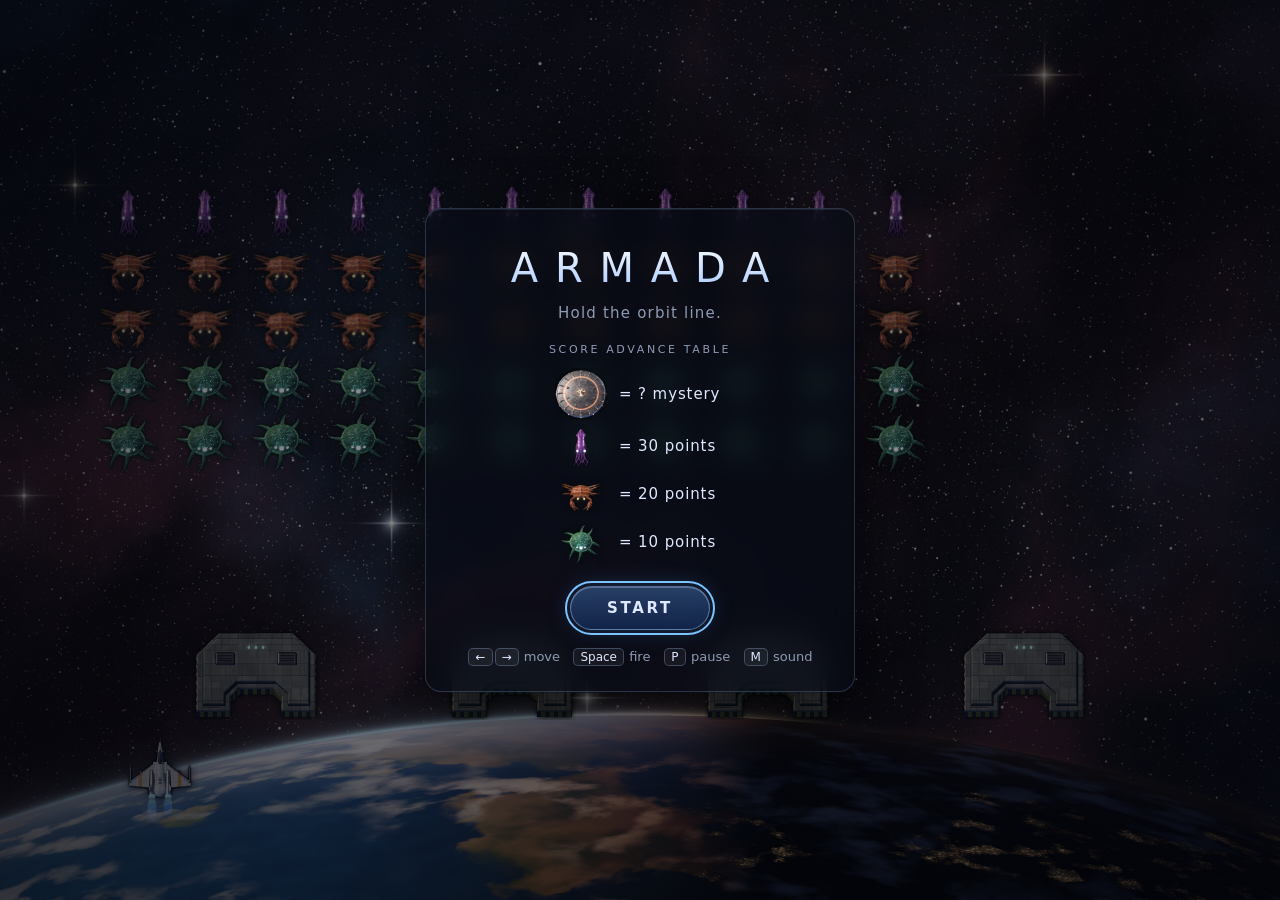
<file: armada/index.html>
<!DOCTYPE html>
<html lang="en">
<head>
  <meta charset="utf-8">
  <meta name="viewport" content="width=device-width, initial-scale=1, viewport-fit=cover">
  <title>Armada</title>
  <meta name="description" content="A Space Invaders remaster with realistic rendered graphics.">
  <link rel="stylesheet" href="css/styles.css">
</head>
<body>
  <canvas id="game" aria-label="Armada playfield"></canvas>

  <button class="icon-btn" type="button" id="btn-pause" aria-label="Pause">
    <svg viewBox="0 0 24 24" aria-hidden="true"><rect x="6" y="5" width="4" height="14" rx="1"/><rect x="14" y="5" width="4" height="14" rx="1"/></svg>
  </button>

  <div class="overlay" id="overlay">
    <div class="card" role="dialog" aria-labelledby="overlay-title">
      <h1 id="overlay-title">ARMADA</h1>
      <p class="lede" id="overlay-text">Hold the orbit line.</p>

      <table class="advance" id="advance" aria-label="Score advance table">
        <caption>Score advance table</caption>
        <tr><td><span class="icon mothership"></span></td><td>= ? mystery</td></tr>
        <tr><td><span class="icon squid"></span></td><td>= 30 points</td></tr>
        <tr><td><span class="icon crab"></span></td><td>= 20 points</td></tr>
        <tr><td><span class="icon octopus"></span></td><td>= 10 points</td></tr>
      </table>

      <button class="btn primary" type="button" id="overlay-btn">Start</button>

      <p class="keys" id="keys">
        <kbd>←</kbd><kbd>→</kbd> move &nbsp; <kbd>Space</kbd> fire &nbsp; <kbd>P</kbd> pause &nbsp; <kbd>M</kbd> sound
      </p>
      <p class="keys touch" id="keys-touch">Touch and drag to fly. Your ship fires while your finger is down.</p>
      <p class="hi" id="overlay-hi"></p>
    </div>
  </div>

  <script src="js/game.js"></script>
  <script src="js/audio.js"></script>
  <script src="js/render.js"></script>
  <script src="js/main.js"></script>
</body>
</html>
</file>
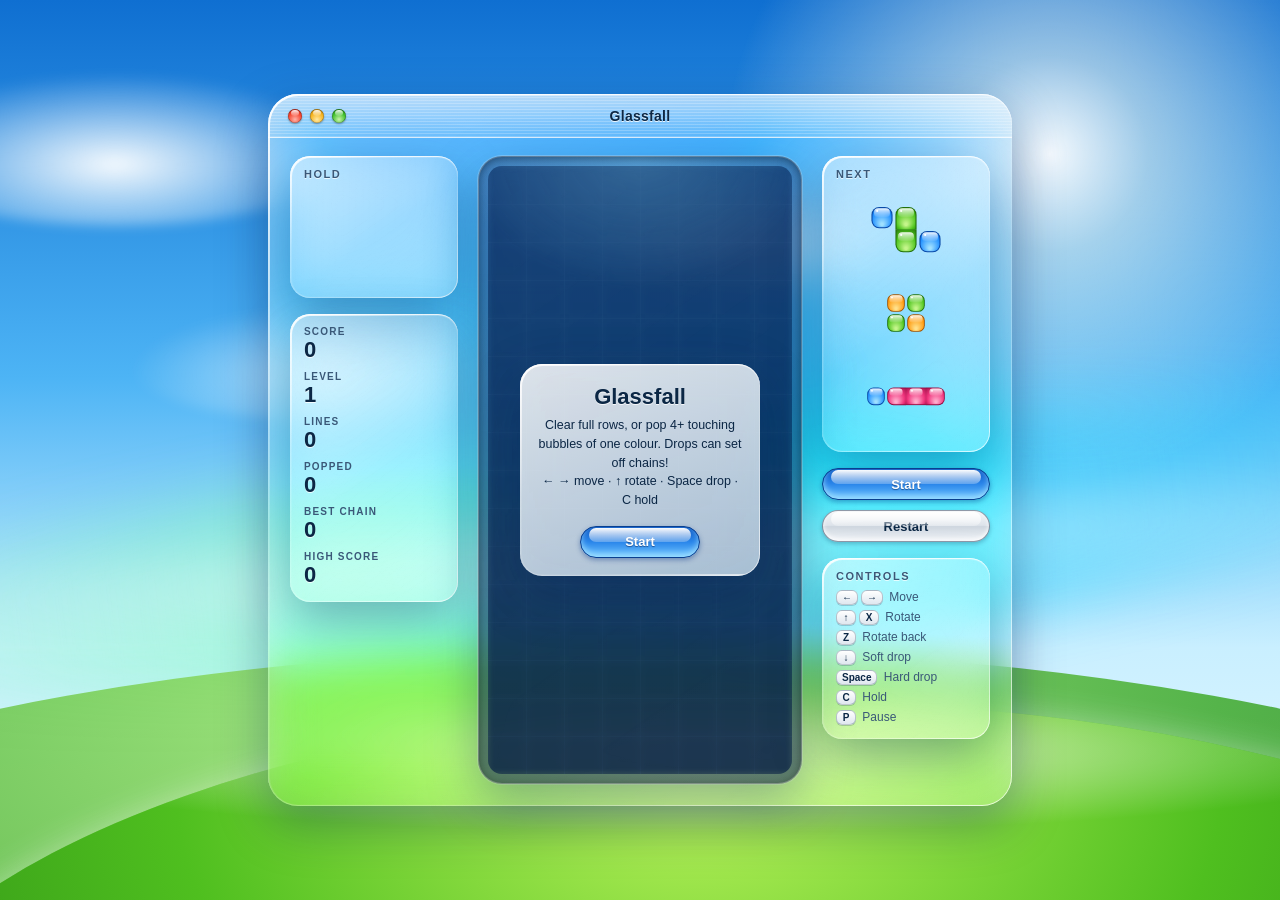
<file: glassfall/index.html>
<!DOCTYPE html>
<html lang="en">
<head>
  <meta charset="utf-8">
  <meta name="viewport" content="width=device-width, initial-scale=1, viewport-fit=cover">
  <title>Glassfall</title>
  <meta name="description" content="A glossy falling-block puzzle mixing Tetris lines with Puyo Puyo colour chains.">
  <link rel="stylesheet" href="css/styles.css">
</head>
<body>
  <!-- Frutiger Aero backdrop -->
  <div class="scenery" aria-hidden="true">
    <div class="sun"></div>
    <div class="cloud c1"></div>
    <div class="cloud c2"></div>
    <div class="cloud c3"></div>
    <div class="aurora a1"></div>
    <div class="aurora a2"></div>
    <div class="hill back"></div>
    <div class="hill front"></div>
    <div class="bubbles" id="bubbles"></div>
  </div>

  <main class="window glass" aria-label="Glassfall">
    <header class="titlebar">
      <div class="traffic" aria-hidden="true">
        <span class="light red"></span>
        <span class="light yellow"></span>
        <span class="light green"></span>
      </div>
      <h1>Glassfall</h1>
    </header>

    <div class="content">
      <aside class="side left">
        <section class="panel glass">
          <h2>Hold</h2>
          <canvas id="hold" class="preview"></canvas>
        </section>
        <section class="panel glass stats">
          <dl>
            <div><dt>Score</dt><dd id="score">0</dd></div>
            <div><dt>Level</dt><dd id="level">1</dd></div>
            <div><dt>Lines</dt><dd id="lines">0</dd></div>
            <div><dt>Popped</dt><dd id="popped">0</dd></div>
            <div><dt>Best chain</dt><dd id="best-chain">0</dd></div>
            <div><dt>High score</dt><dd id="high-score">0</dd></div>
          </dl>
        </section>
      </aside>

      <div class="well" id="well">
        <canvas id="board" aria-label="Game board"></canvas>
        <div class="chain-badge" id="chain-badge" aria-live="polite"></div>
        <div class="overlay" id="overlay">
          <div class="overlay-card glass">
            <h2 id="overlay-title">Glassfall</h2>
            <p id="overlay-text"></p>
            <button class="aqua-btn primary" type="button" id="overlay-btn">Start</button>
          </div>
        </div>
      </div>

      <aside class="side right">
        <section class="panel glass">
          <h2>Next</h2>
          <canvas id="next" class="preview tall"></canvas>
        </section>
        <div class="buttons">
          <button class="aqua-btn primary" type="button" id="btn-primary">Start</button>
          <button class="aqua-btn" type="button" id="btn-restart">Restart</button>
        </div>
        <section class="panel glass keys">
          <h2>Controls</h2>
          <ul>
            <li><kbd>←</kbd><kbd>→</kbd> Move</li>
            <li><kbd>↑</kbd><kbd>X</kbd> Rotate</li>
            <li><kbd>Z</kbd> Rotate back</li>
            <li><kbd>↓</kbd> Soft drop</li>
            <li><kbd>Space</kbd> Hard drop</li>
            <li><kbd>C</kbd> Hold</li>
            <li><kbd>P</kbd> Pause</li>
          </ul>
        </section>
      </aside>
    </div>
  </main>

  <script src="js/render.js"></script>
  <script src="js/game.js"></script>
  <script src="js/main.js"></script>
</body>
</html>
</file>
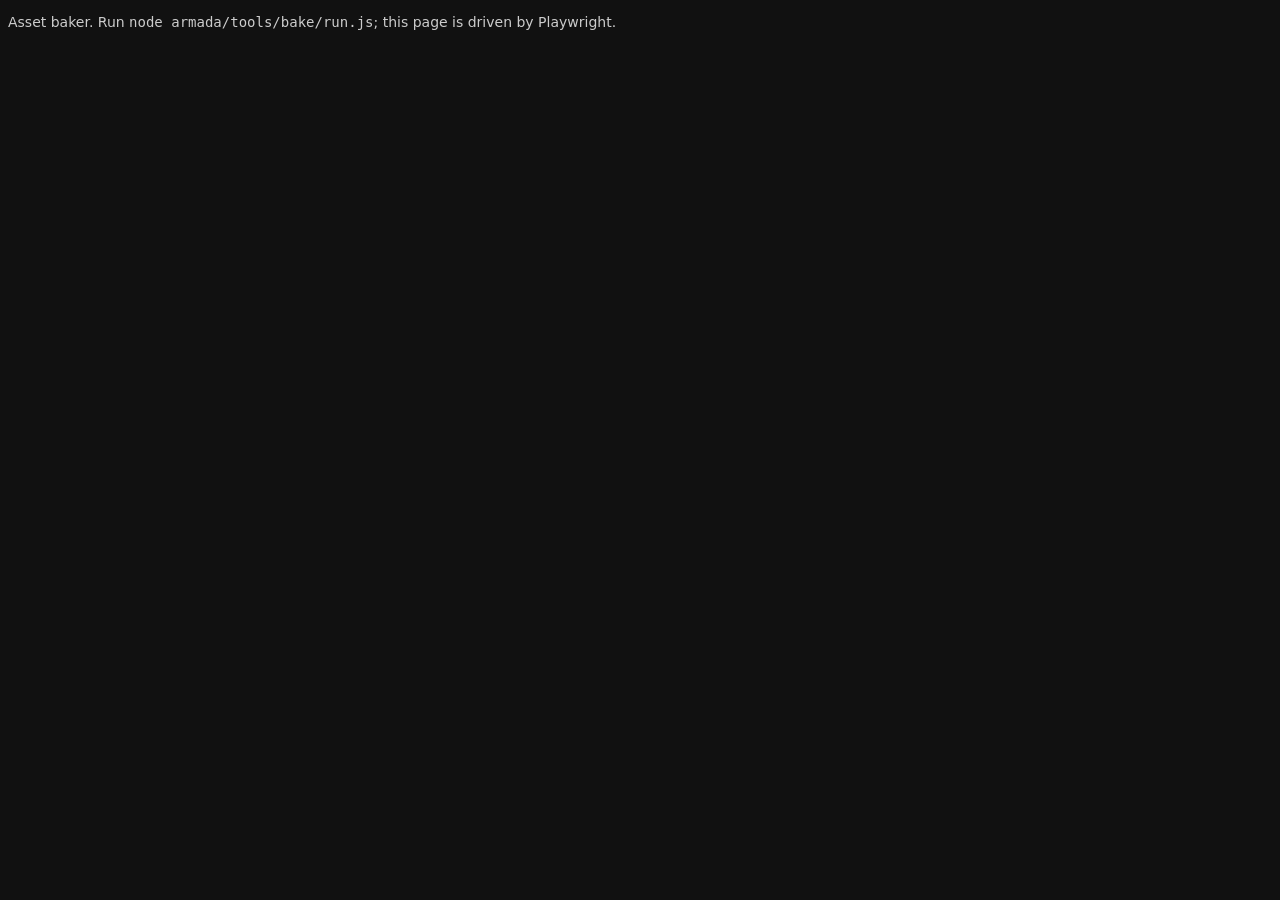
<file: armada/tools/bake/index.html>
<!doctype html>
<html>
<head>
<meta charset="utf-8">
<title>Armada asset baker</title>
</head>
<body style="background:#111;color:#ccc;font:14px system-ui">
<p>Asset baker. Run <code>node armada/tools/bake/run.js</code>; this page is driven by Playwright.</p>
<script src="lib.js"></script>
<script src="gl.js"></script>
<script src="assets-player.js"></script>
<script src="assets-invaders.js"></script>
<script src="assets-world.js"></script>
<script src="assets-fx.js"></script>
<script src="assets-backdrop.js"></script>
</body>
</html>
</file>
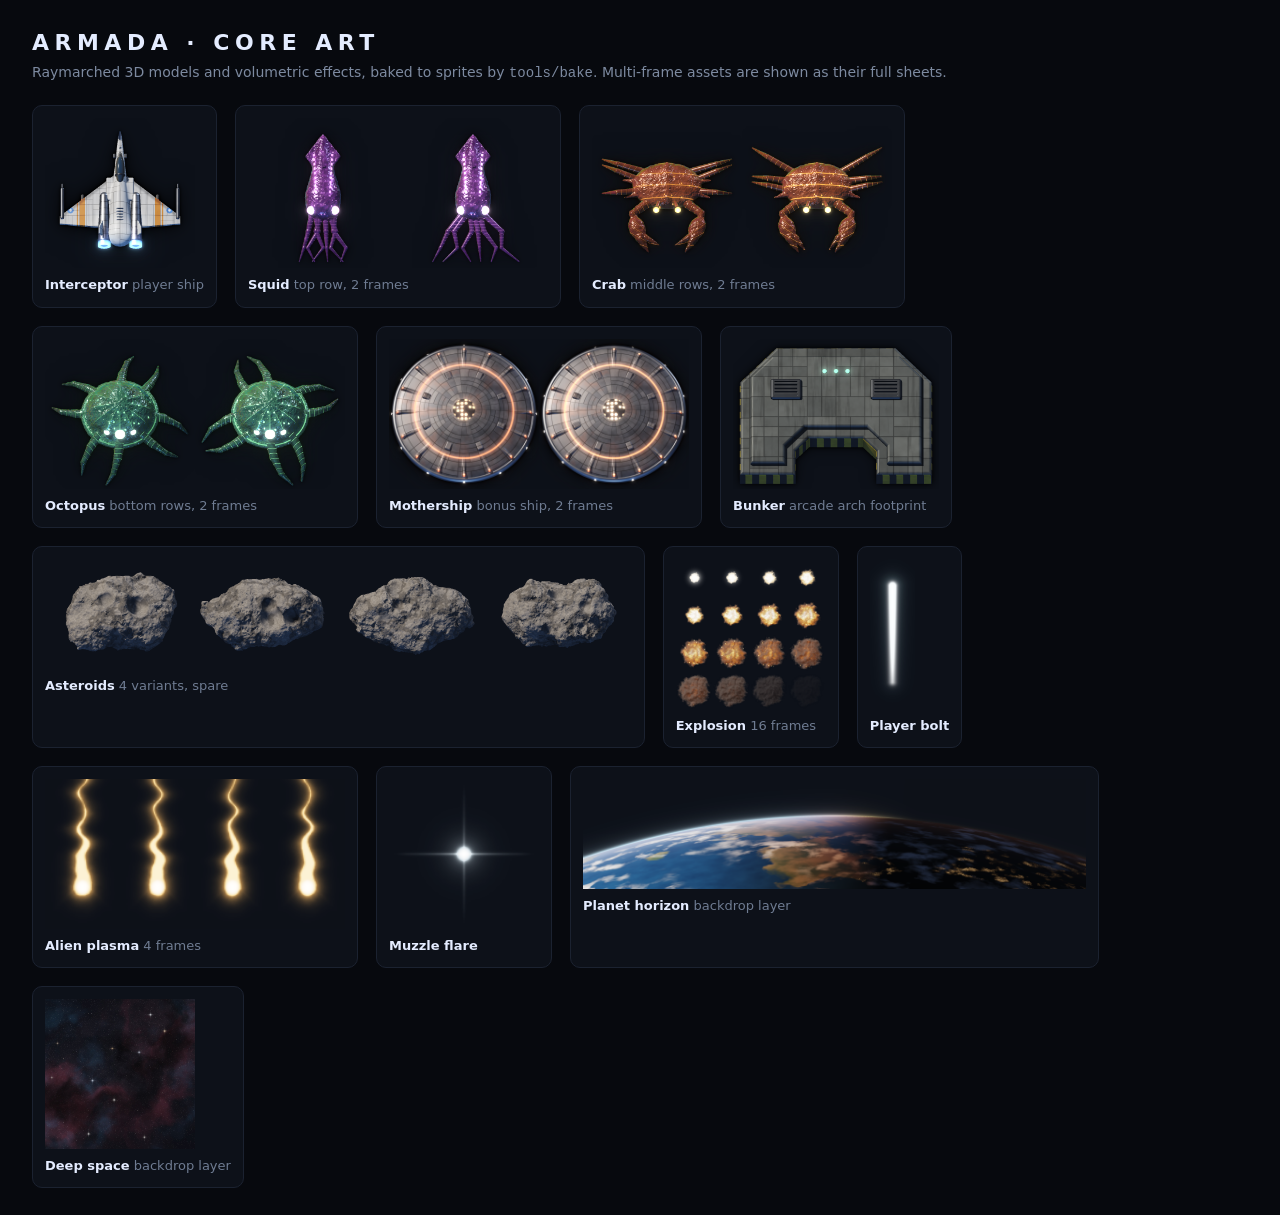
<file: armada/tools/sheet.html>
<!doctype html>
<html>
<head>
<meta charset="utf-8">
<title>Armada asset sheet</title>
<style>
  body { margin: 0; padding: 28px 32px; background: #07090e; color: #b9c4d6; font: 14px/1.4 "Segoe UI", system-ui, sans-serif; }
  h1 { margin: 0 0 4px; font-size: 22px; letter-spacing: .25em; color: #e4ecff; font-weight: 600; }
  p.sub { margin: 0 0 22px; color: #7d8aa0; }
  .grid { display: flex; flex-wrap: wrap; gap: 18px; }
  figure { margin: 0; padding: 12px; background: #0d1119; border: 1px solid #1b2230; border-radius: 10px; }
  figure img { display: block; height: 150px; width: auto; }
  figure.wide img { height: 110px; }
  figcaption { margin-top: 8px; font-size: 13px; }
  figcaption b { color: #e4ecff; font-weight: 600; }
  figcaption span { color: #6f7c92; }
</style>
</head>
<body>
<h1>ARMADA · CORE ART</h1>
<p class="sub">Raymarched 3D models and volumetric effects, baked to sprites by <code>tools/bake</code>. Multi-frame assets are shown as their full sheets.</p>
<div class="grid" id="g"></div>
<script>
const items = [
  ['player.png', 'Interceptor', 'player ship'],
  ['invader-squid.png', 'Squid', 'top row, 2 frames'],
  ['invader-crab.png', 'Crab', 'middle rows, 2 frames'],
  ['invader-octopus.png', 'Octopus', 'bottom rows, 2 frames'],
  ['mothership.png', 'Mothership', 'bonus ship, 2 frames'],
  ['bunker.png', 'Bunker', 'arcade arch footprint'],
  ['asteroid.png', 'Asteroids', '4 variants, spare', 'wide'],
  ['explosion.png', 'Explosion', '16 frames'],
  ['bolt-player.png', 'Player bolt', ''],
  ['bolt-enemy.png', 'Alien plasma', '4 frames'],
  ['flare.png', 'Muzzle flare', ''],
  ['bg-planet.png', 'Planet horizon', 'backdrop layer', 'wide'],
  ['bg-space.jpg', 'Deep space', 'backdrop layer'],
];
for (const [file, name, note, cls] of items) {
  const f = document.createElement('figure');
  if (cls) f.className = cls;
  const i = new Image(); i.src = '../assets/' + file;
  const c = document.createElement('figcaption');
  c.innerHTML = `<b>${name}</b> <span>${note}</span>`;
  f.append(i, c);
  document.getElementById('g').append(f);
}
</script>
</body>
</html>
</file>
<file: armada/css/styles.css>
:root {
  --ink: #dfe8ff;
  --ink-dim: #8e9bb4;
  --accent: #7cc4ff;
  --accent-deep: #1d5fa8;
  --card: rgba(8, 12, 22, 0.72);
  --edge: rgba(150, 190, 255, 0.22);
  --font: "Segoe UI", "Helvetica Neue", system-ui, sans-serif;
}

* { box-sizing: border-box; }

html, body {
  margin: 0;
  height: 100%;
  background: #02030a;
  color: var(--ink);
  font: 15px/1.45 var(--font);
  overflow: hidden;
  -webkit-user-select: none;
  user-select: none;
  touch-action: none;
}

#game {
  position: fixed;
  inset: 0;
  width: 100%;
  height: 100%;
  display: block;
}

/* ───────── overlay card ───────── */

.overlay {
  position: fixed;
  inset: 0;
  display: grid;
  place-items: center;
  padding: 16px;
  background: radial-gradient(ellipse at center, rgba(2, 4, 12, 0.35), rgba(2, 4, 12, 0.7));
  transition: opacity 0.25s ease;
}
.overlay.hidden { opacity: 0; pointer-events: none; }

.card {
  width: min(430px, 100%);
  padding: 30px 32px 24px;
  text-align: center;
  background: var(--card);
  border: 1px solid var(--edge);
  border-radius: 16px;
  box-shadow: 0 20px 60px rgba(0, 0, 0, 0.6), inset 0 1px 0 rgba(255, 255, 255, 0.08);
  -webkit-backdrop-filter: blur(14px) saturate(1.2);
  backdrop-filter: blur(14px) saturate(1.2);
}

.card h1 {
  margin: 0;
  font-size: 40px;
  font-weight: 300;
  letter-spacing: 0.42em;
  margin-right: -0.42em; /* balance the trailing letter-spacing */
  white-space: nowrap;
  background: linear-gradient(180deg, #ffffff, #9fc6ff);
  -webkit-background-clip: text;
  background-clip: text;
  color: transparent;
}

.lede { margin: 6px 0 18px; color: var(--ink-dim); letter-spacing: 0.08em; }

.advance { margin: 0 auto 20px; border-collapse: collapse; }
.advance caption {
  white-space: nowrap;
  font-size: 11px;
  letter-spacing: 0.24em;
  text-transform: uppercase;
  color: var(--ink-dim);
  padding-bottom: 8px;
}
.advance td { padding: 2px 6px; text-align: left; letter-spacing: 0.06em; }
.advance td:first-child { text-align: center; width: 64px; }

.icon {
  display: inline-block;
  width: 44px;
  height: 44px;
  vertical-align: middle;
  background-size: 200% 100%;
  background-position: 0 0;
  background-repeat: no-repeat;
}
.icon.squid { background-image: url(../assets/invader-squid.png); }
.icon.crab { background-image: url(../assets/invader-crab.png); }
.icon.octopus { background-image: url(../assets/invader-octopus.png); }
.icon.mothership { background-image: url(../assets/mothership.png); width: 52px; height: 52px; }

.btn {
  font: 600 15px var(--font);
  letter-spacing: 0.18em;
  text-transform: uppercase;
  color: var(--ink);
  padding: 12px 36px;
  border-radius: 999px;
  border: 1px solid rgba(160, 205, 255, 0.45);
  background: linear-gradient(180deg, rgba(90, 160, 255, 0.35), rgba(30, 80, 170, 0.35));
  box-shadow: 0 0 24px rgba(80, 160, 255, 0.25), inset 0 1px 0 rgba(255, 255, 255, 0.25);
  cursor: pointer;
  transition: box-shadow 0.2s, transform 0.1s;
}
.btn:hover { box-shadow: 0 0 34px rgba(100, 180, 255, 0.45), inset 0 1px 0 rgba(255, 255, 255, 0.3); }
.btn:active { transform: translateY(1px); }
.btn:focus-visible { outline: 2px solid var(--accent); outline-offset: 3px; }

.keys { margin: 18px 0 0; font-size: 13px; color: var(--ink-dim); }
.keys.touch { display: none; }
@media (pointer: coarse) {
  .keys { display: none; }
  .keys.touch { display: block; }
}
kbd {
  display: inline-block;
  min-width: 22px;
  padding: 1px 6px;
  margin: 0 1px;
  font: 12px var(--font);
  color: var(--ink);
  border: 1px solid rgba(160, 190, 240, 0.3);
  border-radius: 5px;
  background: rgba(255, 255, 255, 0.05);
}

.hi { margin: 10px 0 0; font-size: 12px; letter-spacing: 0.2em; color: var(--ink-dim); }
.hi:empty { display: none; }

/* compact card when the advance table is hidden (pause, game over) */
.card.compact .advance { display: none; }
.card.compact h1 { font-size: 34px; letter-spacing: 0.3em; margin-right: -0.3em; }

/* ───────── pause button ───────── */

.icon-btn {
  position: fixed;
  top: max(12px, env(safe-area-inset-top));
  right: max(12px, env(safe-area-inset-right));
  width: 40px;
  height: 40px;
  padding: 8px;
  border-radius: 50%;
  border: 1px solid var(--edge);
  background: rgba(8, 12, 22, 0.5);
  color: var(--ink);
  cursor: pointer;
  opacity: 0.55;
  display: none;
}
.icon-btn svg { width: 100%; height: 100%; fill: currentColor; }
.icon-btn:hover { opacity: 1; }
body.playing .icon-btn { display: block; }
@media (pointer: fine) {
  /* keyboard players have P; keep the button out of the HUD's way */
  .icon-btn { top: auto; bottom: max(12px, env(safe-area-inset-bottom)); }
}

@media (max-height: 520px) {
  .card { padding: 16px 20px 14px; }
  .card h1 { font-size: 30px; }
  .lede { margin-bottom: 10px; }
  .icon { width: 32px; height: 32px; }
  .icon.mothership { width: 36px; height: 36px; }
  .advance { margin-bottom: 12px; }
}

@media (max-height: 440px) {
  .overlay { padding: 8px; }
  .card { padding: 12px 18px 10px; }
  .card h1 { font-size: 26px; }
  .lede, .advance caption { display: none; }
  .advance { margin: 6px auto 8px; }
  .advance td { padding: 0 6px; font-size: 13px; }
  .icon { width: 26px; height: 26px; }
  .icon.mothership { width: 28px; height: 28px; }
  .btn { padding: 9px 30px; }
  .keys { margin-top: 8px; font-size: 12px; }
}
</file>
<file: glassfall/css/styles.css>
/* Glassfall — Aqua × Frutiger Aero × Liquid Glass */

:root {
  --ink: #0b2745;
  --ink-soft: #3a5878;
  --sky-top: #0f6fd1;
  --sky-mid: #4db4f5;
  --sky-low: #c9efff;
  --grass-hi: #b8f25a;
  --grass: #4fbf1f;
  --grass-deep: #1f7a12;
  --glass-fill: rgba(255, 255, 255, 0.22);
  --glass-fill-strong: rgba(255, 255, 255, 0.42);
  --glass-rim: rgba(255, 255, 255, 0.65);
  --well-fill: rgba(4, 28, 66, 0.58);
  --shadow: 0 18px 50px rgba(0, 38, 92, 0.35);
  --font: "Lucida Grande", "Lucida Sans Unicode", "Lucida Sans", "Helvetica Neue", Helvetica, Arial, sans-serif;
  --cell: 34px;
  --cols: 8;
  --rows: 16;
}

* { box-sizing: border-box; }

html, body {
  margin: 0;
  min-height: 100%;
}

body {
  font-family: var(--font);
  color: var(--ink);
  background: linear-gradient(180deg, var(--sky-top) 0%, var(--sky-mid) 42%, var(--sky-low) 72%, #eafaff 100%);
  min-height: 100vh;
  min-height: 100dvh;
  display: grid;
  place-items: center;
  padding: 24px 16px;
  overflow-x: hidden;
  -webkit-font-smoothing: antialiased;
}

/* ───────────────────────── Scenery ───────────────────────── */

.scenery {
  position: fixed;
  inset: 0;
  overflow: hidden;
  pointer-events: none;
  z-index: 0;
}

.sun {
  position: absolute;
  top: -18vmax;
  right: -12vmax;
  width: 60vmax;
  height: 60vmax;
  border-radius: 50%;
  background: radial-gradient(circle, rgba(255, 255, 255, 0.95) 0%, rgba(255, 255, 240, 0.55) 18%, rgba(255, 255, 255, 0) 60%);
}

.cloud {
  position: absolute;
  border-radius: 50%;
  background: radial-gradient(ellipse at 50% 60%, rgba(255, 255, 255, 0.95), rgba(255, 255, 255, 0) 70%);
  filter: blur(6px);
  animation: drift 90s linear infinite;
}
.cloud.c1 { top: 8%;  left: -10%; width: 38vw; height: 12vw; }
.cloud.c2 { top: 20%; left: 45%;  width: 26vw; height: 8vw;  animation-duration: 120s; opacity: 0.8; }
.cloud.c3 { top: 34%; left: 10%;  width: 30vw; height: 9vw;  animation-duration: 150s; opacity: 0.6; }

@keyframes drift {
  from { transform: translateX(-10vw); }
  to   { transform: translateX(30vw); }
}

.aurora {
  position: absolute;
  left: -20%;
  width: 140%;
  height: 26vh;
  border-radius: 50%;
  filter: blur(28px);
  mix-blend-mode: screen;
  opacity: 0.7;
}
.aurora.a1 {
  top: 48%;
  background: linear-gradient(90deg, rgba(0, 255, 200, 0), rgba(120, 255, 180, 0.8) 35%, rgba(0, 210, 255, 0.7) 65%, rgba(0, 255, 200, 0));
  transform: rotate(-7deg);
}
.aurora.a2 {
  top: 58%;
  background: linear-gradient(90deg, rgba(255, 255, 255, 0), rgba(255, 255, 255, 0.85) 50%, rgba(255, 255, 255, 0));
  transform: rotate(-4deg);
  height: 8vh;
}

.hill {
  position: absolute;
  left: 50%;
  border-radius: 50%;
  transform: translateX(-50%);
}
.hill.back {
  bottom: -62vh;
  width: 190vw;
  height: 90vh;
  background: radial-gradient(ellipse at 40% 8%, #9be36a 0%, #3fa92a 40%, #17651a 80%);
  opacity: 0.85;
}
.hill.front {
  bottom: -70vh;
  width: 150vw;
  height: 92vh;
  left: 62%;
  background:
    radial-gradient(ellipse 55% 14% at 45% 6%, rgba(255, 255, 255, 0.7), rgba(255, 255, 255, 0) 70%),
    radial-gradient(ellipse at 45% 10%, var(--grass-hi) 0%, var(--grass) 35%, var(--grass-deep) 75%);
  box-shadow: 0 -2px 30px rgba(255, 255, 255, 0.35);
}

.bubbles span {
  position: absolute;
  bottom: -80px;
  border-radius: 50%;
  background:
    radial-gradient(circle at 32% 28%, rgba(255, 255, 255, 0.95) 0 8%, rgba(255, 255, 255, 0) 16%),
    radial-gradient(circle at 50% 50%, rgba(255, 255, 255, 0) 58%, rgba(190, 240, 255, 0.35) 72%, rgba(255, 255, 255, 0.85) 100%);
  box-shadow: inset -3px -5px 10px rgba(120, 200, 255, 0.25);
  animation: rise linear infinite;
}

@keyframes rise {
  0%   { transform: translate(0, 0) scale(0.9); opacity: 0; }
  10%  { opacity: 1; }
  50%  { transform: translate(18px, -55vh) scale(1); }
  90%  { opacity: 1; }
  100% { transform: translate(-12px, -115vh) scale(1.05); opacity: 0; }
}

/* ───────────────────────── Liquid Glass ───────────────────────── */

.glass {
  position: relative;
  background: linear-gradient(145deg, rgba(255, 255, 255, 0.42), rgba(255, 255, 255, 0.14) 55%, rgba(255, 255, 255, 0.24));
  -webkit-backdrop-filter: blur(22px) saturate(170%);
  backdrop-filter: blur(22px) saturate(170%);
  box-shadow:
    var(--shadow),
    inset 0 1px 1px rgba(255, 255, 255, 0.9),
    inset 0 -1px 1px rgba(255, 255, 255, 0.25);
}

/* Specular rim: bright at top-left and bottom-right, fading between. */
.glass::after {
  content: "";
  position: absolute;
  inset: 0;
  border-radius: inherit;
  padding: 1.5px;
  background: linear-gradient(135deg, rgba(255, 255, 255, 0.95), rgba(255, 255, 255, 0.15) 30%, rgba(255, 255, 255, 0.05) 60%, rgba(255, 255, 255, 0.7));
  -webkit-mask: linear-gradient(#000 0 0) content-box, linear-gradient(#000 0 0);
  -webkit-mask-composite: xor;
  mask: linear-gradient(#000 0 0) content-box exclude, linear-gradient(#000 0 0);
  pointer-events: none;
}

/* ───────────────────────── Window ───────────────────────── */

.window {
  position: relative;
  z-index: 1;
  border-radius: 30px;
  padding: 0 22px 22px;
  max-width: 100%;
}

.titlebar {
  position: relative;
  display: flex;
  align-items: center;
  justify-content: center;
  height: 44px;
  margin: 0 -22px 18px;
  border-radius: 30px 30px 0 0;
  background:
    repeating-linear-gradient(180deg, rgba(255, 255, 255, 0.22) 0 1px, rgba(255, 255, 255, 0) 1px 3px),
    linear-gradient(180deg, rgba(255, 255, 255, 0.55), rgba(255, 255, 255, 0.12));
  border-bottom: 1px solid rgba(255, 255, 255, 0.45);
}

.titlebar h1 {
  margin: 0;
  font-size: 14px;
  font-weight: 700;
  letter-spacing: 0.02em;
  color: var(--ink);
  text-shadow: 0 1px 0 rgba(255, 255, 255, 0.8);
}

.traffic {
  position: absolute;
  left: 20px;
  display: flex;
  gap: 8px;
}

.light {
  width: 14px;
  height: 14px;
  border-radius: 50%;
  box-shadow: 0 1px 2px rgba(0, 0, 0, 0.35), inset 0 0 0 0.5px rgba(0, 0, 0, 0.35);
  position: relative;
}
.light::before {
  content: "";
  position: absolute;
  left: 3px;
  right: 3px;
  top: 1px;
  height: 6px;
  border-radius: 50%;
  background: linear-gradient(rgba(255, 255, 255, 0.95), rgba(255, 255, 255, 0.1));
}
.light.red    { background: radial-gradient(circle at 50% 75%, #ffb3a8, #f4442e 55%, #a3160a); }
.light.yellow { background: radial-gradient(circle at 50% 75%, #ffe9a3, #f6b21b 55%, #a36a00); }
.light.green  { background: radial-gradient(circle at 50% 75%, #c9f5a8, #3fbf2b 55%, #1c6e10); }

/* ───────────────────────── Layout ───────────────────────── */

.content {
  display: grid;
  grid-template-columns: 168px auto 168px;
  grid-template-areas: "left well right";
  gap: 20px;
  align-items: start;
}

.side { display: flex; flex-direction: column; gap: 16px; }
.side.left  { grid-area: left; }
.side.right { grid-area: right; }

.panel {
  border-radius: 20px;
  padding: 12px 14px 14px;
}

.panel h2 {
  margin: 0 0 8px;
  font-size: 11px;
  font-weight: 700;
  letter-spacing: 0.14em;
  text-transform: uppercase;
  color: var(--ink-soft);
  text-shadow: 0 1px 0 rgba(255, 255, 255, 0.7);
}

.preview {
  display: block;
  width: 100%;
  height: 96px;
}
.preview.tall { height: 250px; }

.stats dl { margin: 0; display: grid; gap: 8px; }
.stats dl > div { display: flex; flex-direction: column; }
.stats dt {
  font-size: 10px;
  font-weight: 700;
  letter-spacing: 0.12em;
  text-transform: uppercase;
  color: var(--ink-soft);
}
.stats dd {
  margin: 0;
  font-size: 22px;
  font-weight: 700;
  font-variant-numeric: tabular-nums;
  color: var(--ink);
  text-shadow: 0 1px 0 rgba(255, 255, 255, 0.8);
}

.keys ul {
  list-style: none;
  margin: 0;
  padding: 0;
  display: grid;
  gap: 5px;
  font-size: 12px;
  color: var(--ink-soft);
}
kbd {
  display: inline-block;
  min-width: 20px;
  padding: 1px 5px;
  margin-right: 3px;
  border-radius: 6px;
  font: 700 10px var(--font);
  text-align: center;
  color: var(--ink);
  background: linear-gradient(#ffffff, #dfe7ef);
  border: 1px solid rgba(11, 39, 69, 0.25);
  box-shadow: 0 1px 0 rgba(11, 39, 69, 0.2);
}

/* ───────────────────────── The well ───────────────────────── */

.well {
  grid-area: well;
  position: relative;
  touch-action: none;
  -webkit-user-select: none;
  user-select: none;
  padding: 10px;
  border-radius: 24px;
  background:
    radial-gradient(ellipse 80% 30% at 50% 0%, rgba(140, 220, 255, 0.35), rgba(140, 220, 255, 0) 70%),
    linear-gradient(180deg, rgba(10, 60, 130, 0.55), var(--well-fill));
  -webkit-backdrop-filter: blur(14px) saturate(160%);
  backdrop-filter: blur(14px) saturate(160%);
  box-shadow:
    var(--shadow),
    inset 0 2px 10px rgba(0, 0, 0, 0.45),
    inset 0 0 0 1px rgba(255, 255, 255, 0.35),
    0 0 0 1px rgba(255, 255, 255, 0.25);
}

#board {
  display: block;
  width: calc(var(--cell) * var(--cols));
  height: calc(var(--cell) * var(--rows));
  border-radius: 14px;
}

.chain-badge {
  position: absolute;
  left: 50%;
  top: 38%;
  opacity: 0;
  pointer-events: none;
  transform: translate(-50%, -50%);
  padding: 10px 22px;
  border-radius: 999px;
  font-size: 22px;
  font-weight: 700;
  color: #fff;
  white-space: nowrap;
  text-shadow: 0 1px 2px rgba(0, 40, 90, 0.6);
  background: linear-gradient(180deg, rgba(255, 255, 255, 0.55), rgba(255, 255, 255, 0.12) 50%, rgba(120, 210, 255, 0.35));
  -webkit-backdrop-filter: blur(8px) saturate(200%);
  backdrop-filter: blur(8px) saturate(200%);
  box-shadow: 0 8px 24px rgba(0, 30, 80, 0.35), inset 0 1px 1px #fff, inset 0 -2px 6px rgba(120, 220, 255, 0.5);
}
.chain-badge .n { font-size: 30px; }
.chain-badge.show { animation: badge-pop 1.25s ease-out forwards; }

@keyframes badge-pop {
  0%   { opacity: 0; transform: translate(-50%, -50%) scale(0.5); }
  14%  { opacity: 1; transform: translate(-50%, -50%) scale(1.1); }
  24%  { transform: translate(-50%, -50%) scale(1); }
  72%  { opacity: 1; transform: translate(-50%, -50%) scale(1); }
  100% { opacity: 0; transform: translate(-50%, -80%) scale(0.96); }
}

/* Start / pause / game-over card over the board */
.overlay {
  position: absolute;
  inset: 10px;
  display: grid;
  place-items: center;
  border-radius: 14px;
  background: rgba(4, 28, 66, 0.35);
  -webkit-backdrop-filter: blur(3px);
  backdrop-filter: blur(3px);
}
.overlay[hidden] { display: none; }

.overlay-card.glass {
  background: linear-gradient(160deg, rgba(255, 255, 255, 0.86), rgba(225, 244, 255, 0.72));
}
.overlay-card {
  width: min(86%, 240px);
  padding: 20px 18px 18px;
  border-radius: 22px;
  text-align: center;
}
.overlay-card h2 {
  margin: 0 0 6px;
  font-size: 22px;
  color: var(--ink);
  text-shadow: 0 1px 0 rgba(255, 255, 255, 0.8);
}
.overlay-card p {
  margin: 0 0 16px;
  font-size: 12.5px;
  line-height: 1.5;
  color: var(--ink);
}
.overlay-card p:empty { display: none; }
.overlay-card .aqua-btn { min-width: 120px; }

/* ───────────────────────── Aqua buttons ───────────────────────── */

.buttons { display: flex; flex-direction: column; gap: 10px; }

.aqua-btn {
  position: relative;
  overflow: hidden;
  height: 32px;
  padding: 0 22px;
  border-radius: 999px;
  border: 1px solid rgba(20, 40, 70, 0.45);
  font: 600 13px var(--font);
  color: var(--ink);
  cursor: pointer;
  background: linear-gradient(180deg, #f6f8fa 0%, #dde3ea 48%, #cfd7e0 52%, #f4f7fa 100%);
  box-shadow: 0 2px 4px rgba(0, 30, 70, 0.25), inset 0 -2px 4px rgba(255, 255, 255, 0.9);
}
.aqua-btn::before {
  content: "";
  position: absolute;
  left: 8px;
  right: 8px;
  top: 1px;
  height: 46%;
  border-radius: 999px;
  background: linear-gradient(180deg, rgba(255, 255, 255, 0.98), rgba(255, 255, 255, 0.25));
  pointer-events: none;
}
.aqua-btn.primary {
  color: #fff;
  text-shadow: 0 1px 1px rgba(0, 30, 80, 0.55);
  border-color: #0a3f8f;
  background: linear-gradient(180deg, #0b57c4 0%, #2a86ea 50%, #6cc2ff 100%);
  box-shadow: 0 2px 5px rgba(0, 50, 130, 0.4), inset 0 -3px 6px rgba(170, 230, 255, 0.8);
  animation: aqua-pulse 1.8s ease-in-out infinite;
}
.aqua-btn:active { filter: brightness(0.92); }
.aqua-btn:focus-visible { outline: 3px solid rgba(80, 180, 255, 0.8); outline-offset: 2px; }

@keyframes aqua-pulse {
  0%, 100% { filter: brightness(1) saturate(1); }
  50%      { filter: brightness(1.12) saturate(1.2); }
}

/* ───────────────────────── Small screens ───────────────────────── */

@media (max-width: 760px) {
  body { padding: 12px 8px; align-items: start; }
  .window { padding: 0 12px 14px; border-radius: 24px; }
  .titlebar { margin: 0 -12px 12px; border-radius: 24px 24px 0 0; height: 36px; }
  .traffic { left: 14px; }
  .content {
    grid-template-columns: 1fr 1fr;
    grid-template-areas:
      "left right"
      "well well";
    gap: 10px;
  }
  .well { justify-self: center; padding: 6px; border-radius: 18px; }
  .side { gap: 8px; }
  .panel { padding: 8px 10px; border-radius: 14px; }
  .preview, .preview.tall { height: 56px; }
  .stats dl { grid-template-columns: repeat(3, auto); gap: 2px 8px; }
  .stats dl > div:nth-child(n + 4) { display: none; }
  .stats dd { font-size: 15px; }
  .keys { display: none; }
  .buttons { flex-direction: row; }
  .aqua-btn { flex: 1; padding: 0 8px; height: 28px; font-size: 12px; }
  .chain-badge { font-size: 17px; }
  .overlay { inset: 6px; }
  .chain-badge .n { font-size: 22px; }
}

@media (prefers-reduced-motion: reduce) {
  .cloud, .bubbles span, .aqua-btn.primary { animation: none; }
}
</file>
